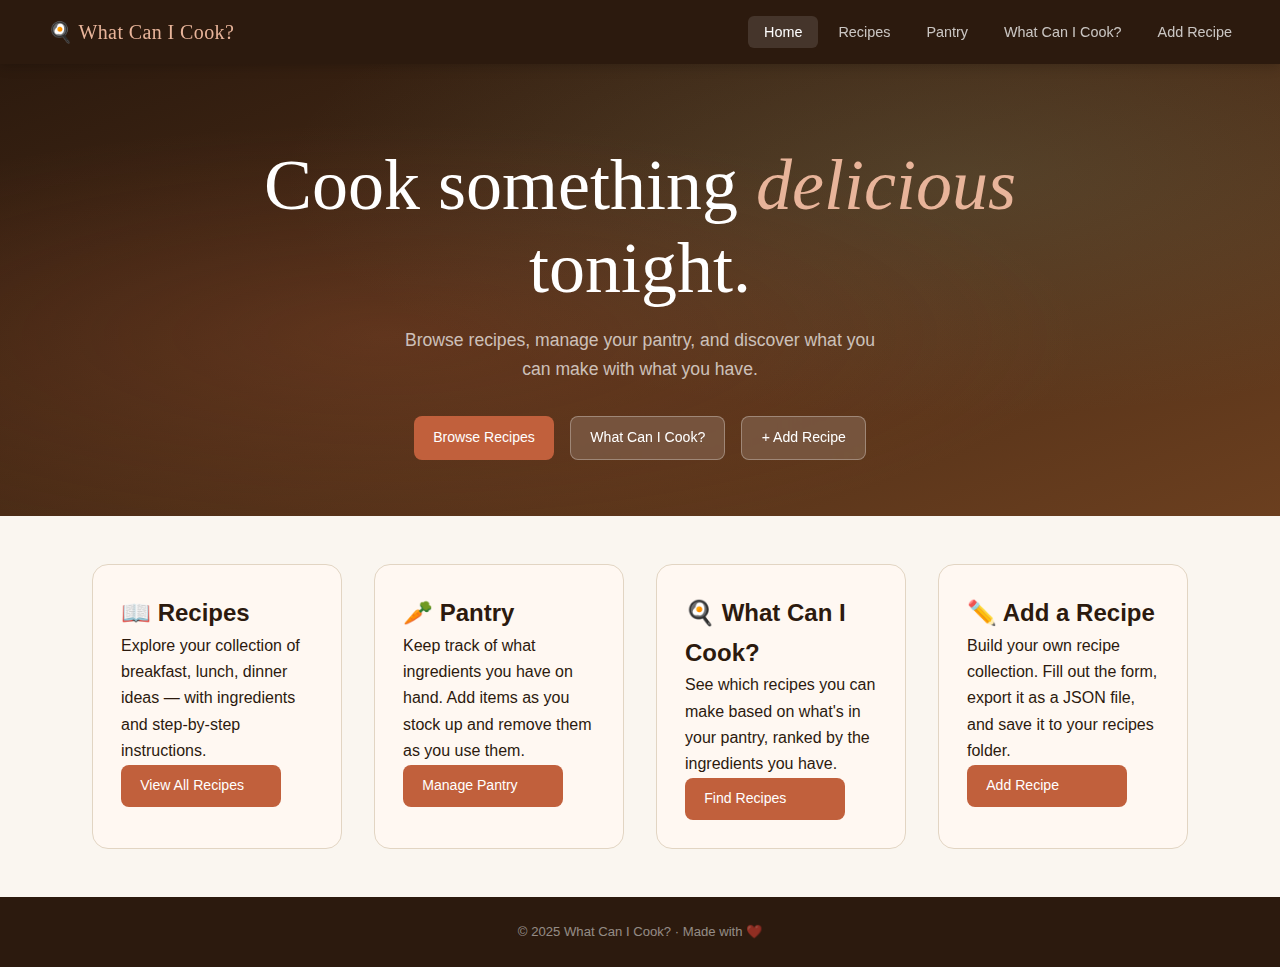
<file: index.html>
<!DOCTYPE html>
<html lang="en">
<head>
  <meta charset="UTF-8">
  <meta name="viewport" content="width=device-width, initial-scale=1.0">
  <title>What Can I Cook?</title>
  <link rel="stylesheet" href="styles.css">
</head>
<body>

  <nav>
    <a class="nav-brand" href="index.html">🍳 What Can I Cook?</a>
    <ul>
      <li><a href="index.html" class="active">Home</a></li>
      <li><a href="recipes.html">Recipes</a></li>
      <li><a href="pantry.html">Pantry</a></li>
      <li><a href="cook.html">What Can I Cook?</a></li>
      <li><a href="add-recipe.html">Add Recipe</a></li>
    </ul>
  </nav>

  <section class="hero">
    <div class="hero-content">
      <h1>Cook something <em>delicious</em><br>tonight.</h1>
      <p>Browse recipes, manage your pantry, and discover what you can make with what you have.</p>
      <div class="hero-actions">
        <a href="recipes.html" class="btn btn-primary">Browse Recipes</a>
        <a href="cook.html" class="btn btn-light">What Can I Cook?</a>
        <a href="add-recipe.html" class="btn btn-light">+ Add Recipe</a>
      </div>
    </div>
  </section>

  <div class="home-sections">
    <div class="home-panel">
      <h2>📖 Recipes</h2>
      <p>Explore your collection of breakfast, lunch, dinner ideas — with ingredients and step-by-step instructions.</p>
      <a href="recipes.html" class="btn btn-primary">View All Recipes</a>
    </div>
    <div class="home-panel">
      <h2>🥕 Pantry</h2>
      <p>Keep track of what ingredients you have on hand. Add items as you stock up and remove them as you use them.</p>
      <a href="pantry.html" class="btn btn-primary">Manage Pantry</a>
    </div>
    <div class="home-panel">
      <h2>🍳 What Can I Cook?</h2>
      <p>See which recipes you can make based on what's in your pantry, ranked by the ingredients you have.</p>
      <a href="cook.html" class="btn btn-primary">Find Recipes</a>
    </div>
    <div class="home-panel">
      <h2>✏️ Add a Recipe</h2>
      <p>Build your own recipe collection. Fill out the form, export it as a JSON file, and save it to your recipes folder.</p>
      <a href="add-recipe.html" class="btn btn-primary">Add Recipe</a>
    </div>
  </div>

  <footer>
    <p>&copy; 2025 What Can I Cook? · Made with ❤️</p>
  </footer>

</body>
</html>
</file>
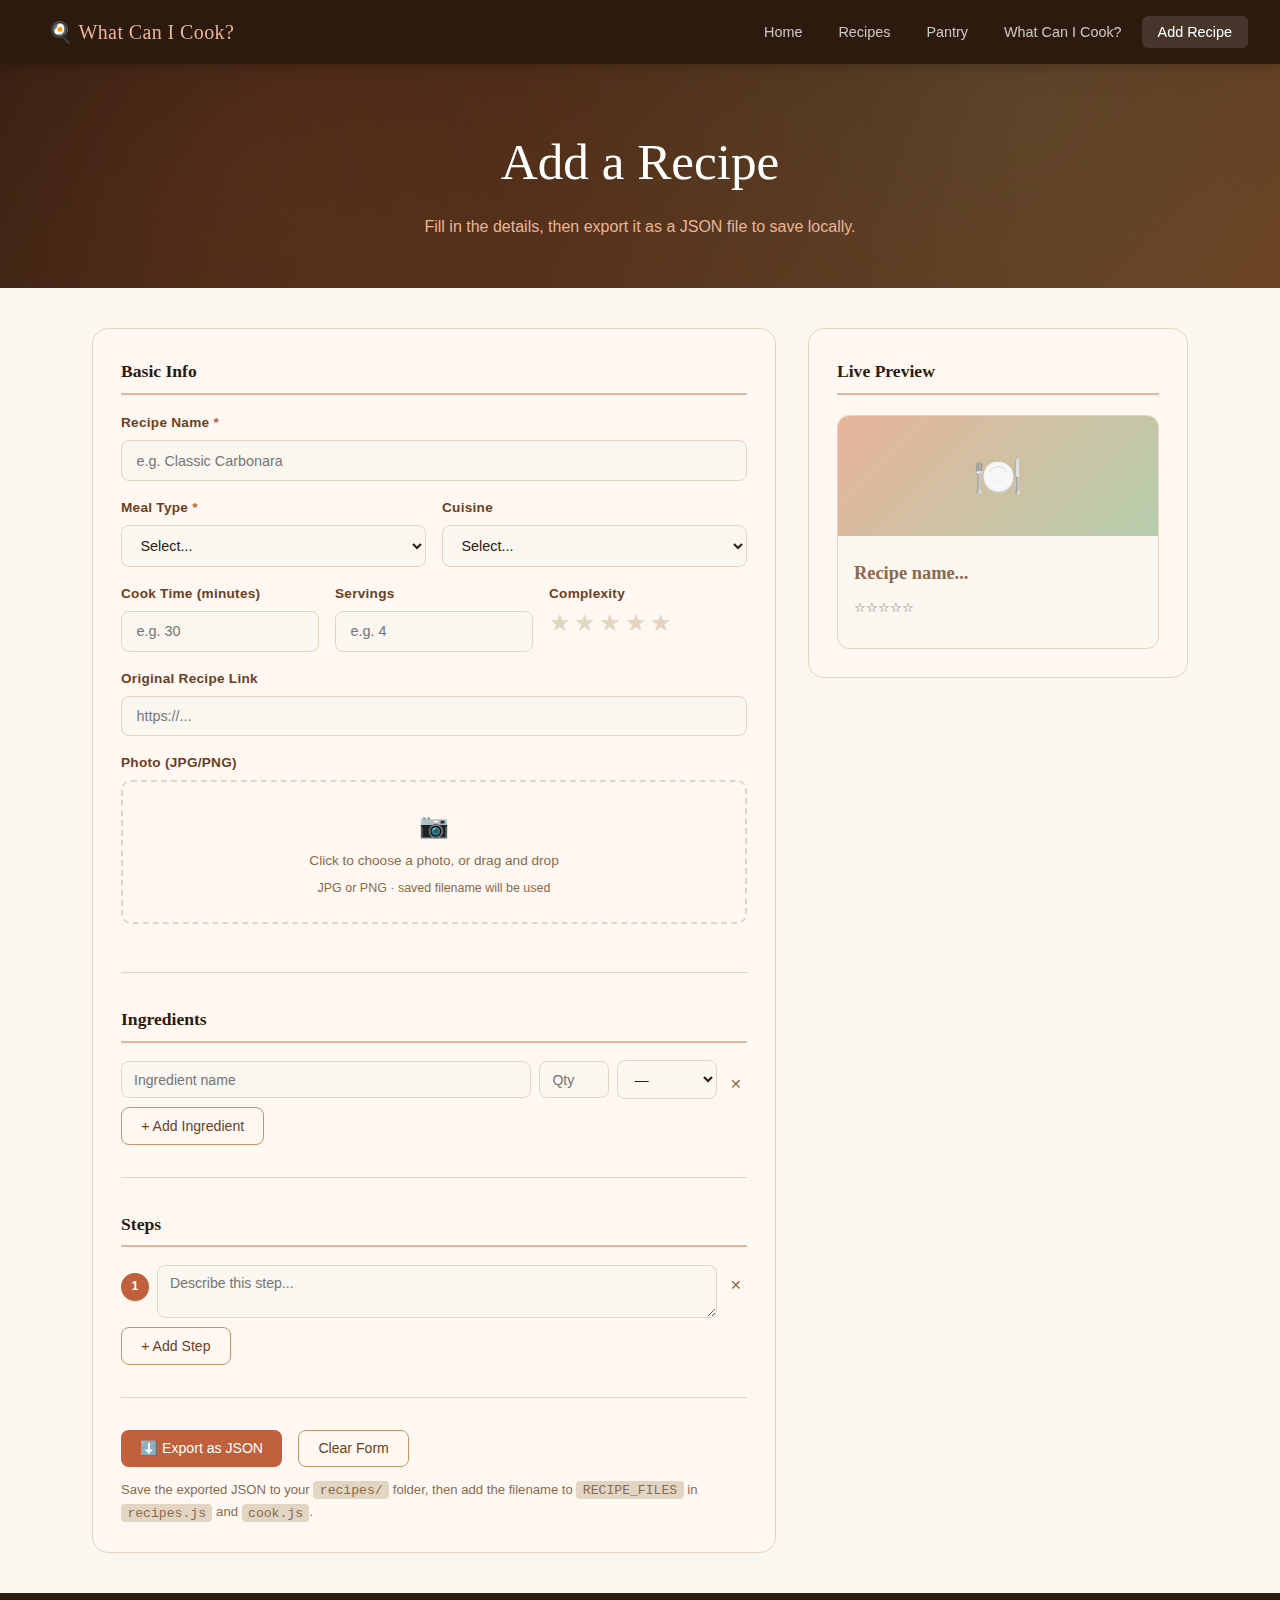
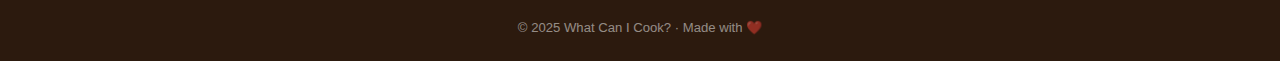
<file: add-recipe.html>
<!DOCTYPE html>
<html lang="en">
<head>
  <meta charset="UTF-8">
  <meta name="viewport" content="width=device-width, initial-scale=1.0">
  <title>Add Recipe · What Can I Cook?</title>
  <link rel="stylesheet" href="styles.css">
</head>
<body>

  <nav>
    <a class="nav-brand" href="index.html">🍳 What Can I Cook?</a>
    <ul>
      <li><a href="index.html">Home</a></li>
      <li><a href="recipes.html">Recipes</a></li>
      <li><a href="pantry.html">Pantry</a></li>
      <li><a href="cook.html">What Can I Cook?</a></li>
      <li><a href="add-recipe.html" class="active">Add Recipe</a></li>
    </ul>
  </nav>

  <div class="page-header">
    <h1>Add a Recipe</h1>
    <p>Fill in the details, then export it as a JSON file to save locally.</p>
  </div>

  <main>
    <div class="form-layout">

      <!-- ── LEFT: FORM ── -->
      <div class="form-panel">

        <!-- Basic Info -->
        <section class="form-section">
          <h2 class="form-section-title">Basic Info</h2>

          <div class="form-group">
            <label for="recipe-name">Recipe Name <span class="required">*</span></label>
            <input type="text" id="recipe-name" placeholder="e.g. Classic Carbonara">
          </div>

          <div class="form-row">
            <div class="form-group">
              <label for="recipe-meal">Meal Type <span class="required">*</span></label>
              <select id="recipe-meal">
                <option value="">Select...</option>
                <option value="Breakfast">Breakfast</option>
                <option value="Lunch">Lunch</option>
                <option value="Dinner">Dinner</option>
                <option value="Snack">Snack</option>
                <option value="Dessert">Dessert</option>
                <option value="Side">Side</option>
              </select>
            </div>

            <div class="form-group">
              <label for="recipe-cuisine">Cuisine</label>
              <select id="recipe-cuisine">
                <option value="">Select...</option>
                <option value="American">American</option>
                <option value="British">British</option>
                <option value="Chinese">Chinese</option>
                <option value="French">French</option>
                <option value="Greek">Greek</option>
                <option value="Indian">Indian</option>
                <option value="Italian">Italian</option>
                <option value="Japanese">Japanese</option>
                <option value="Korean">Korean</option>
                <option value="Mediterranean">Mediterranean</option>
                <option value="Mexican">Mexican</option>
                <option value="Middle Eastern">Middle Eastern</option>
                <option value="Spanish">Spanish</option>
                <option value="Thai">Thai</option>
                <option value="Vietnamese">Vietnamese</option>
                <option value="Other">Other</option>
              </select>
            </div>
          </div>

          <div class="form-row">
            <div class="form-group">
              <label for="recipe-time">Cook Time (minutes)</label>
              <input type="number" id="recipe-time" placeholder="e.g. 30" min="1">
            </div>

            <div class="form-group">
              <label for="recipe-servings">Servings</label>
              <input type="number" id="recipe-servings" placeholder="e.g. 4" min="1">
            </div>

            <div class="form-group">
              <label for="recipe-complexity">Complexity</label>
              <div class="star-rating" id="star-rating">
                <button type="button" class="star" data-value="1">★</button>
                <button type="button" class="star" data-value="2">★</button>
                <button type="button" class="star" data-value="3">★</button>
                <button type="button" class="star" data-value="4">★</button>
                <button type="button" class="star" data-value="5">★</button>
              </div>
              <input type="hidden" id="recipe-complexity" value="0">
            </div>
          </div>

          <div class="form-group">
            <label for="recipe-source">Original Recipe Link</label>
            <input type="url" id="recipe-source" placeholder="https://...">
          </div>

          <div class="form-group">
            <label for="recipe-image-file">Photo (JPG/PNG)</label>
            <div class="image-upload-wrap" id="image-upload-wrap">
              <input type="file" id="recipe-image-file" accept="image/jpeg,image/png">
              <div class="image-upload-hint">
                <span style="font-size:1.5rem">📷</span>
                <p>Click to choose a photo, or drag and drop</p>
                <p style="font-size:0.78rem; color:var(--text-muted);">JPG or PNG · saved filename will be used</p>
              </div>
              <img id="image-preview" class="image-preview" style="display:none;" alt="Preview">
            </div>
          </div>
        </section>

        <!-- Ingredients -->
        <section class="form-section">
          <h2 class="form-section-title">Ingredients</h2>
          <div id="ingredients-list"></div>
          <button type="button" class="btn btn-outline" id="add-ingredient">+ Add Ingredient</button>
        </section>

        <!-- Steps -->
        <section class="form-section">
          <h2 class="form-section-title">Steps</h2>
          <div id="steps-list"></div>
          <button type="button" class="btn btn-outline" id="add-step">+ Add Step</button>
        </section>

        <!-- Actions -->
        <section class="form-section">
          <div style="display:flex; gap:1rem; flex-wrap:wrap;">
            <button type="button" class="btn btn-primary" id="export-recipe">⬇️ Export as JSON</button>
            <button type="button" class="btn btn-outline" id="clear-form">Clear Form</button>
          </div>
          <p style="font-size:0.82rem; color:var(--text-muted); margin-top:0.75rem;">
            Save the exported JSON to your <code>recipes/</code> folder, then add the filename to <code>RECIPE_FILES</code> in <code>recipes.js</code> and <code>cook.js</code>.
          </p>
        </section>

      </div>

      <!-- ── RIGHT: LIVE PREVIEW ── -->
      <div class="preview-panel">
        <h2 class="form-section-title" style="margin-bottom:1.25rem;">Live Preview</h2>
        <div id="recipe-preview" class="recipe-preview-card"></div>
      </div>

    </div>
  </main>

  <footer>
    <p>&copy; 2025 What Can I Cook? · Made with ❤️</p>
  </footer>

  <script src="add-recipe.js"></script>
</body>
</html>
</file>
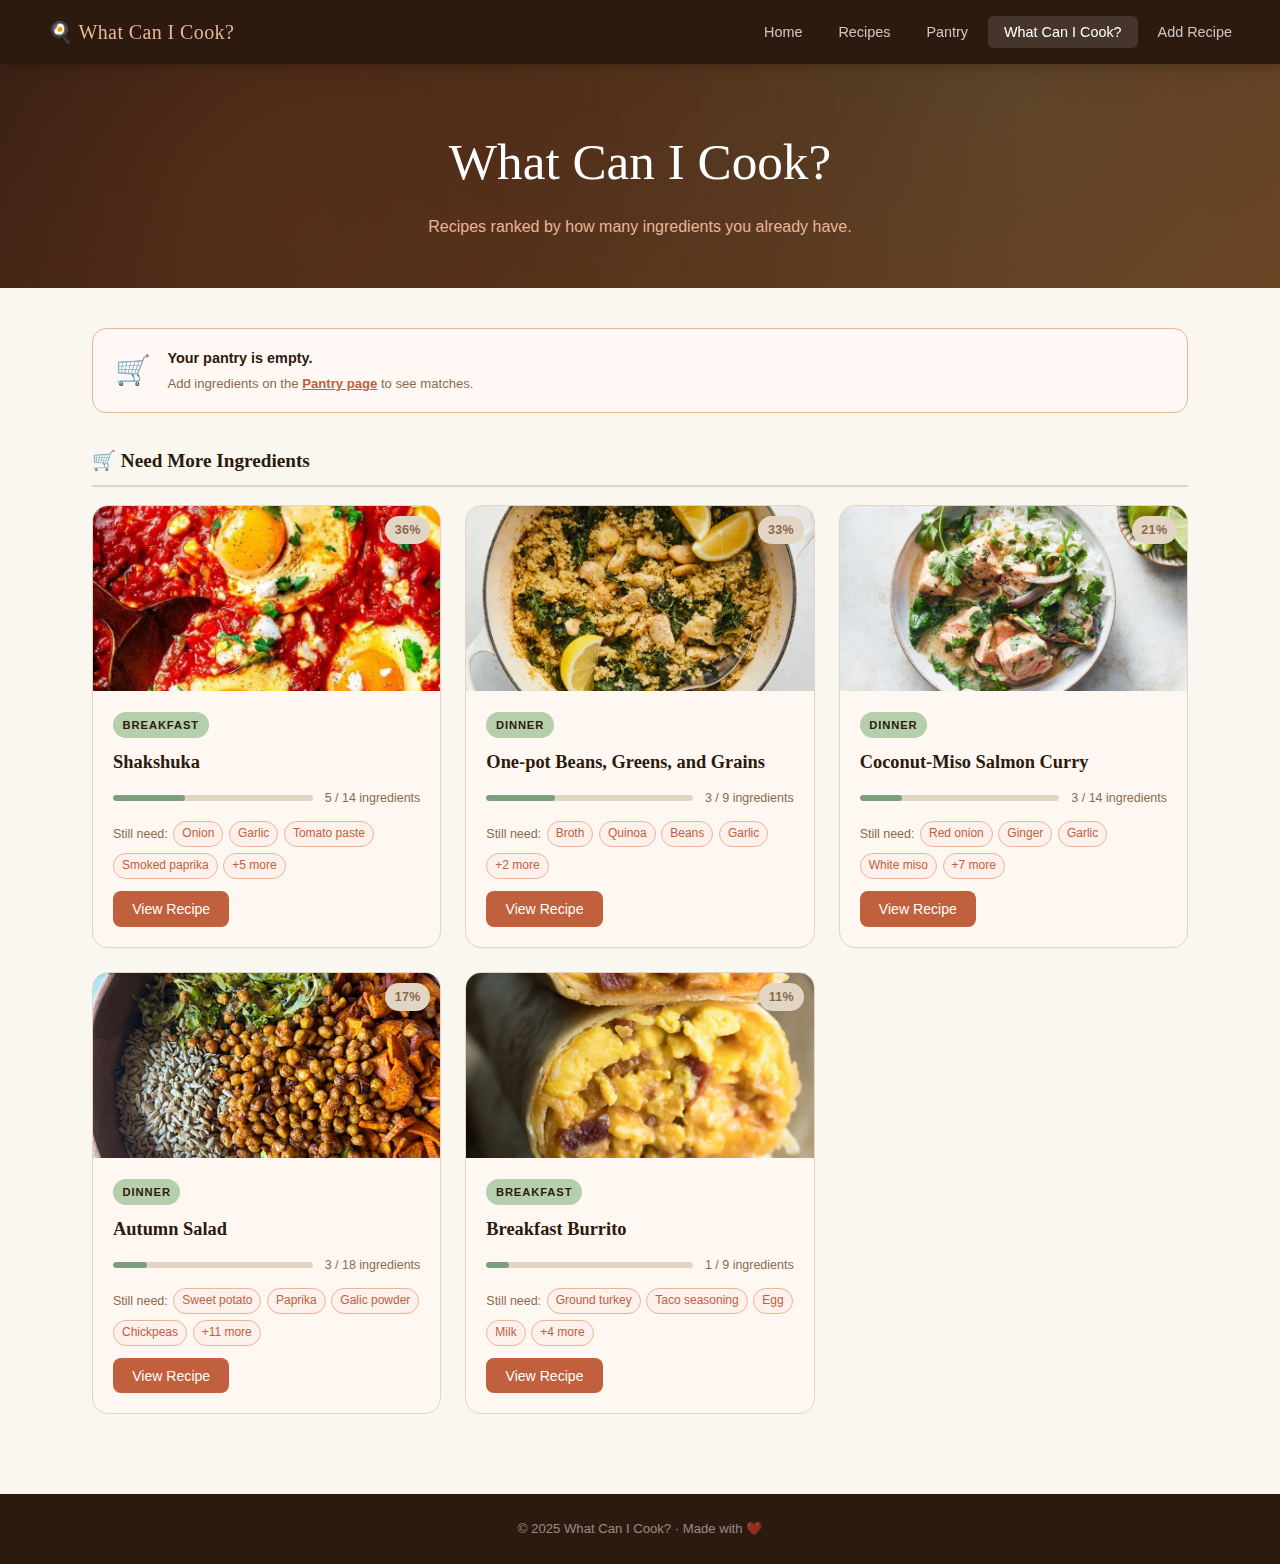
<file: cook.html>
<!DOCTYPE html>
<html lang="en">
<head>
  <meta charset="UTF-8">
  <meta name="viewport" content="width=device-width, initial-scale=1.0">
  <title>What Can I Cook?</title>
  <link rel="stylesheet" href="styles.css">
</head>
<body>

  <nav>
    <a class="nav-brand" href="index.html">🍳 What Can I Cook?</a>
    <ul>
      <li><a href="index.html">Home</a></li>
      <li><a href="recipes.html">Recipes</a></li>
      <li><a href="pantry.html">Pantry</a></li>
      <li><a href="cook.html" class="active">What Can I Cook?</a></li>
      <li><a href="add-recipe.html">Add Recipe</a></li>

    </ul>
  </nav>

  <div class="page-header">
    <h1>What Can I Cook?</h1>
    <p>Recipes ranked by how many ingredients you already have.</p>
  </div>

  <main>
    <!-- Pantry summary -->
    <div id="pantry-summary" class="pantry-summary"></div>

    <!-- Results -->
    <div id="cook-results"></div>
  </main>

  <!-- Recipe Detail Modal -->
  <div id="modal-overlay" class="modal-overlay" style="display:none;" role="dialog" aria-modal="true">
    <div class="modal" id="modal">
      <div id="modal-inner"></div>
    </div>
  </div>

  <footer>
    <p>&copy; 2025 What Can I Cook? · Made with ❤️</p>
  </footer>

  <script src="cook.js"></script>
</body>
</html>
</file>
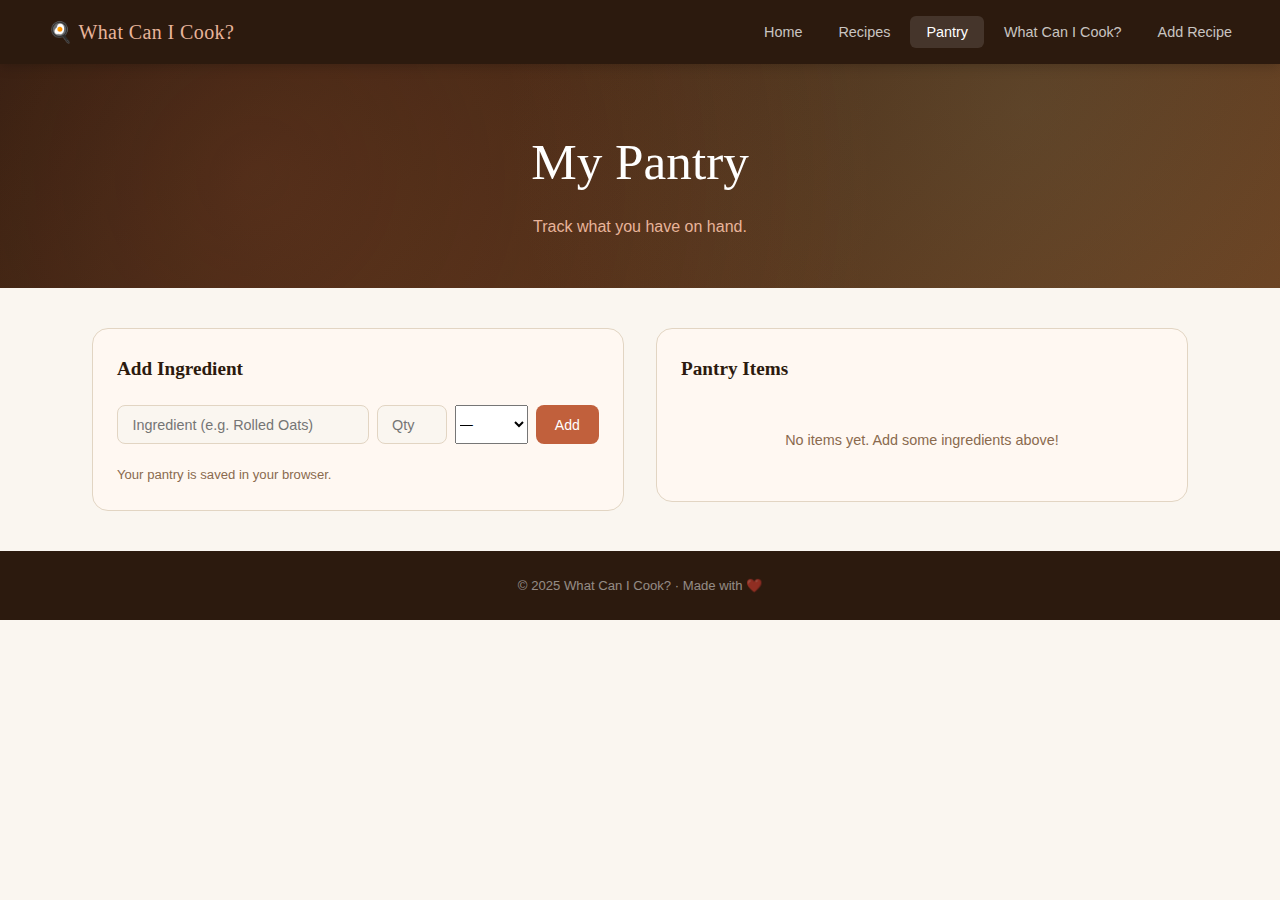
<file: pantry.html>
<!DOCTYPE html>
<html lang="en">
<head>
  <meta charset="UTF-8">
  <meta name="viewport" content="width=device-width, initial-scale=1.0">
  <title>Pantry · What Can I Cook?</title>
  <link rel="stylesheet" href="styles.css">
</head>
<body>

  <nav>
    <a class="nav-brand" href="index.html">🍳 What Can I Cook?</a>
    <ul>
      <li><a href="index.html">Home</a></li>
      <li><a href="recipes.html">Recipes</a></li>
      <li><a href="pantry.html" class="active">Pantry</a></li>
      <li><a href="cook.html">What Can I Cook?</a></li>
      <li><a href="add-recipe.html">Add Recipe</a></li>
    </ul>
  </nav>

  <div class="page-header">
    <h1>My Pantry</h1>
    <p>Track what you have on hand.</p>
  </div>

  <main>
    <div class="pantry-layout">

      <div class="pantry-panel">
        <h2>Add Ingredient</h2>
        <form class="add-form" id="add-form">
          <input type="text" id="ingredient-input" placeholder="Ingredient (e.g. Rolled Oats)" autocomplete="off" required>
          <input type="number" id="quantity-input" placeholder="Qty" min="0" step="any" style="max-width:70px;">
          <select id="unit-input">
            <option value="">—</option>
            <option value="tsp">tsp</option>
            <option value="tbsp">tbsp</option>
            <option value="fl oz">fl oz</option>
            <option value="cup">cup</option>
            <option value="pint">pint</option>
            <option value="quart">quart</option>
            <option value="gallon">gallon</option>
            <option value="oz">oz</option>
            <option value="lb">lb</option>
            <option value="g">g</option>
            <option value="kg">kg</option>
            <option value="ml">ml</option>
            <option value="l">l</option>
            <option value="pinch">pinch</option>
            <option value="dash">dash</option>
            <option value="handful">handful</option>
            <option value="clove">clove</option>
            <option value="slice">slice</option>
            <option value="piece">piece</option>
            <option value="can">can</option>
            <option value="package">package</option>
            <option value="to taste">to taste</option>
          </select>
          <button type="submit" class="btn btn-primary">Add</button>
        </form>
        <p style="font-size:0.82rem; color:var(--text-muted);">Your pantry is saved in your browser.</p>
      </div>

      <div class="pantry-panel">
        <h2>Pantry Items <span id="item-count" style="font-size:0.85rem; color:var(--text-muted); font-family:'DM Sans',sans-serif; font-weight:400;"></span></h2>
        <ul id="pantry-list"></ul>
        <div id="pantry-empty" style="display:none; text-align:center; padding:1.5rem 0; color:var(--text-muted); font-size:0.9rem;">
          No items yet. Add some ingredients above!
        </div>
      </div>

    </div>
  </main>

  <footer>
    <p>&copy; 2025 What Can I Cook? · Made with ❤️</p>
  </footer>

  <script src="pantry.js"></script>
</body>
</html>
</file>
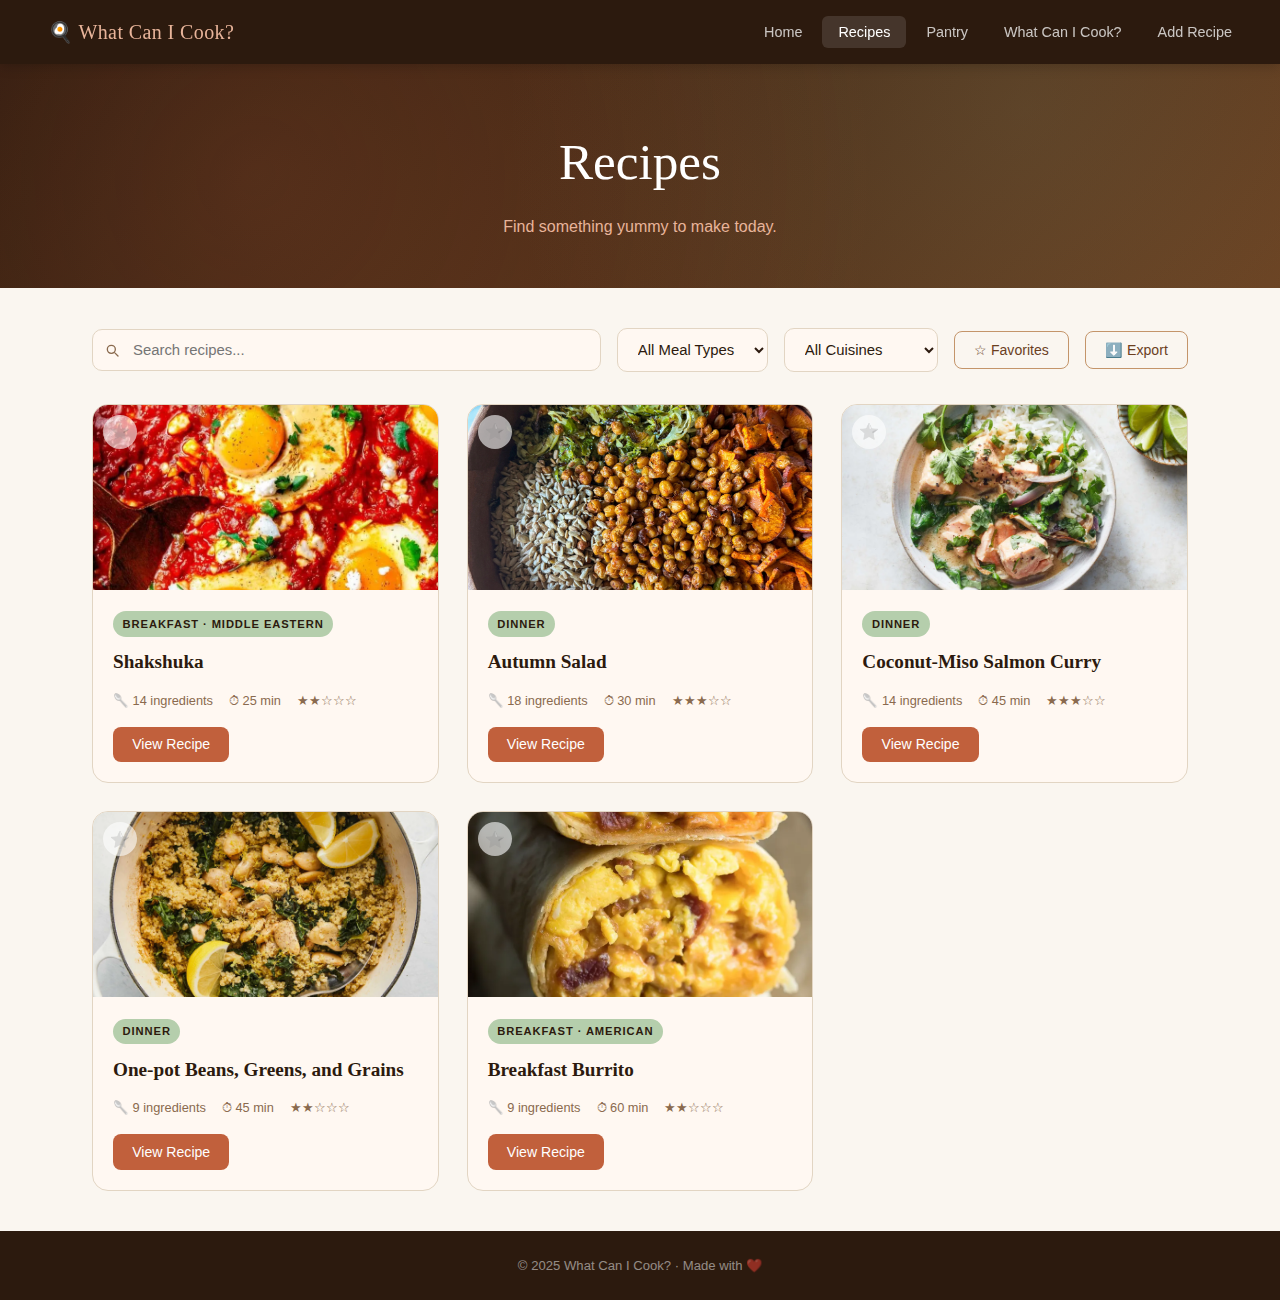
<file: recipes.html>
<!DOCTYPE html>
<html lang="en">
<head>
  <meta charset="UTF-8">
  <meta name="viewport" content="width=device-width, initial-scale=1.0">
  <title>Recipes · What Can I Cook?</title>
  <link rel="stylesheet" href="styles.css">
</head>
<body>

  <nav>
    <a class="nav-brand" href="index.html">🍳 What Can I Cook?</a>
    <ul>
      <li><a href="index.html">Home</a></li>
      <li><a href="recipes.html" class="active">Recipes</a></li>
      <li><a href="pantry.html">Pantry</a></li>
      <li><a href="cook.html">What Can I Cook?</a></li>
      <li><a href="add-recipe.html">Add Recipe</a></li>
    </ul>
  </nav>

  <div class="page-header">
    <h1>Recipes</h1>
    <p>Find something yummy to make today.</p>
  </div>

  <main>
    <div class="controls">
      <div class="search-wrap">
        <svg xmlns="http://www.w3.org/2000/svg" fill="none" viewBox="0 0 24 24" stroke-width="2" stroke="currentColor">
          <path stroke-linecap="round" stroke-linejoin="round" d="m21 21-4.35-4.35M17 11A6 6 0 1 1 5 11a6 6 0 0 1 12 0Z"/>
        </svg>
        <input class="search-input" id="search" type="text" placeholder="Search recipes...">
      </div>

      <select class="filter-select" id="meal-type-filter">
        <option value="">All Meal Types</option>
        <option value="Breakfast">Breakfast</option>
        <option value="Lunch">Lunch</option>
        <option value="Dinner">Dinner</option>
        <option value="Snack">Snack</option>
        <option value="Dessert">Dessert</option>
        <option value="Side">Side</option>
      </select>

      <select class="filter-select" id="cuisine-filter">
        <option value="">All Cuisines</option>
        <option value="American">American</option>
        <option value="British">British</option>
        <option value="Chinese">Chinese</option>
        <option value="French">French</option>
        <option value="Greek">Greek</option>
        <option value="Indian">Indian</option>
        <option value="Italian">Italian</option>
        <option value="Japanese">Japanese</option>
        <option value="Korean">Korean</option>
        <option value="Mediterranean">Mediterranean</option>
        <option value="Mexican">Mexican</option>
        <option value="Middle Eastern">Middle Eastern</option>
        <option value="Spanish">Spanish</option>
        <option value="Thai">Thai</option>
        <option value="Turkish">American</option>
        <option value="Vietnamese">Vietnamese</option>
        <option value="Other">Other</option>
      </select>

      <button class="btn btn-outline" id="fav-toggle">☆ Favorites</button>
      <button class="btn btn-outline" id="export-favs">⬇️ Export</button>
    </div>

    <div id="recipe-cards"></div>
  </main>

  <div id="modal-overlay" class="modal-overlay" style="display:none;" role="dialog" aria-modal="true">
    <div class="modal" id="modal">
      <div id="modal-inner"></div>
    </div>
  </div>

  <footer>
    <p>&copy; 2025 What Can I Cook? · Made with ❤️</p>
  </footer>

  <script src="recipes.js"></script>
</body>
</html>
</file>
<file: styles.css>
:root {
  --cream: #faf6f0;
  --warm-white: #fff8f2;
  --brown-dark: #2c1a0e;
  --brown-mid: #6b3f1f;
  --brown-light: #c4956a;
  --sage: #7a9e7e;
  --sage-light: #b5ceac;
  --terracotta: #c1603c;
  --terracotta-light: #e8b49a;
  --border: #e2d5c3;
  --shadow: rgba(44, 26, 14, 0.1);
  --text: #2c1a0e;
  --text-muted: #8a6a4e;

  /* Font stacks — no internet required */
  --font-display: 'Palatino Linotype', 'Book Antiqua', Palatino, 'Georgia', serif;
  --font-body: 'Gill Sans', 'Gill Sans MT', Calibri, 'Trebuchet MS', sans-serif;
}

* { box-sizing: border-box; margin: 0; padding: 0; }

body {
  font-family: var(--font-body);
  background-color: var(--cream);
  color: var(--text);
  line-height: 1.65;
  min-height: 100vh;
}

/* ── NAV ── */
nav {
  background-color: var(--brown-dark);
  padding: 0 2rem;
  display: flex;
  align-items: center;
  justify-content: space-between;
  height: 64px;
  position: sticky;
  top: 0;
  z-index: 100;
  box-shadow: 0 2px 12px rgba(0,0,0,0.2);
}

.nav-brand {
  font-family: var(--font-display);
  font-size: 1.25rem;
  color: var(--terracotta-light);
  letter-spacing: 0.02em;
  text-decoration: none;
}

nav ul { list-style: none; display: flex; gap: 0.25rem; }

nav a {
  color: rgba(255,255,255,0.75);
  text-decoration: none;
  font-size: 0.9rem;
  font-weight: 500;
  padding: 0.5rem 1rem;
  border-radius: 6px;
  transition: all 0.2s;
}

nav a:hover, nav a.active {
  color: #fff;
  background-color: rgba(255,255,255,0.12);
}

/* ── PAGE HEADER ── */
.page-header {
  background: linear-gradient(135deg, var(--brown-dark) 0%, var(--brown-mid) 100%);
  padding: 3.5rem 2rem 3rem;
  text-align: center;
  position: relative;
  overflow: hidden;
}

.page-header::before {
  content: '';
  position: absolute;
  inset: 0;
  background:
    radial-gradient(circle at 20% 50%, rgba(193,96,60,0.18) 0%, transparent 60%),
    radial-gradient(circle at 80% 20%, rgba(122,158,126,0.15) 0%, transparent 50%);
}

.page-header h1 {
  font-family: var(--font-display);
  font-size: clamp(2rem, 5vw, 3.2rem);
  color: #fff;
  position: relative;
  font-weight: 400;
}

.page-header p {
  color: var(--terracotta-light);
  margin-top: 0.6rem;
  font-size: 1rem;
  position: relative;
  font-weight: 300;
}

/* ── MAIN ── */
main {
  max-width: 1160px;
  margin: 0 auto;
  padding: 2.5rem 2rem;
}

/* ── CONTROLS ── */
.controls {
  display: flex;
  gap: 1rem;
  margin-bottom: 2rem;
  flex-wrap: wrap;
  align-items: center;
}

.search-wrap { position: relative; flex: 1; min-width: 220px; }

.search-wrap svg {
  position: absolute;
  left: 12px;
  top: 50%;
  transform: translateY(-50%);
  color: var(--text-muted);
  pointer-events: none;
  width: 16px; height: 16px;
}

.search-input, .filter-select {
  padding: 0.72rem 1rem;
  border: 1.5px solid var(--border);
  border-radius: 10px;
  background: var(--warm-white);
  font-family: var(--font-body);
  font-size: 0.93rem;
  color: var(--text);
  transition: border-color 0.2s, box-shadow 0.2s;
}

.search-input {
  width: 100%;
  padding-left: 2.5rem;
}

.search-input:focus, .filter-select:focus {
  outline: none;
  border-color: var(--brown-light);
  box-shadow: 0 0 0 3px rgba(196,149,106,0.15);
}

/* ── RECIPE GRID ── */
#recipe-cards {
  display: grid;
  grid-template-columns: repeat(auto-fill, minmax(290px, 1fr));
  gap: 1.75rem;
}

.recipe-card {
  background: var(--warm-white);
  border: 1.5px solid var(--border);
  border-radius: 16px;
  overflow: hidden;
  transition: transform 0.25s, box-shadow 0.25s;
  cursor: pointer;
  animation: fadeUp 0.35s ease both;
}

.recipe-card:hover {
  transform: translateY(-5px);
  box-shadow: 0 14px 36px var(--shadow);
}

@keyframes fadeUp {
  from { opacity: 0; transform: translateY(16px); }
  to   { opacity: 1; transform: translateY(0); }
}

.card-img-wrap {
  width: 100%;
  height: 185px;
  overflow: hidden;
  background: linear-gradient(135deg, var(--terracotta-light), var(--sage-light));
  display: flex;
  align-items: center;
  justify-content: center;
}

.card-img-wrap img {
  width: 100%;
  height: 100%;
  object-fit: cover;
  display: block;
  transition: transform 0.4s ease;
}

.recipe-card:hover .card-img-wrap img { transform: scale(1.05); }

.card-img-placeholder { font-size: 3rem; }

.card-body { padding: 1.25rem; }

.meal-tag {
  display: inline-block;
  background: var(--sage-light);
  color: var(--brown-dark);
  font-size: 0.7rem;
  font-weight: 600;
  letter-spacing: 0.08em;
  text-transform: uppercase;
  padding: 0.22rem 0.6rem;
  border-radius: 20px;
  margin-bottom: 0.6rem;
}

.recipe-card h2 {
  font-family: var(--font-display);
  font-size: 1.2rem;
  font-weight: 700;
  margin-bottom: 0.75rem;
  color: var(--brown-dark);
}

.card-meta {
  display: flex;
  gap: 1rem;
  font-size: 0.8rem;
  color: var(--text-muted);
  margin-bottom: 1rem;
}

.card-meta span { display: flex; align-items: center; gap: 0.3rem; }

/* ── BUTTON ── */
.btn {
  display: inline-flex;
  align-items: center;
  gap: 0.4rem;
  padding: 0.6rem 1.2rem;
  border-radius: 8px;
  font-family: var(--font-body);
  font-size: 0.88rem;
  font-weight: 500;
  border: none;
  cursor: pointer;
  transition: all 0.2s;
  text-decoration: none;
}

.btn-primary { background: var(--terracotta); color: #fff; }
.btn-primary:hover { background: var(--brown-mid); }

/* ── MODAL ── */
.modal-overlay {
  position: fixed;
  inset: 0;
  background: rgba(44,26,14,0.6);
  backdrop-filter: blur(4px);
  z-index: 200;
  display: flex;
  align-items: center;
  justify-content: center;
  padding: 1rem;
  animation: fadeIn 0.2s ease;
}

@keyframes fadeIn { from { opacity:0; } to { opacity:1; } }

.modal {
  background: var(--warm-white);
  border-radius: 20px;
  max-width: 620px;
  width: 100%;
  max-height: 90vh;
  overflow-y: auto;
  box-shadow: 0 24px 64px rgba(0,0,0,0.25);
  animation: slideUp 0.25s ease;
}

@keyframes slideUp {
  from { opacity:0; transform: translateY(20px); }
  to   { opacity:1; transform: translateY(0); }
}

.modal-img {
  width: 100%;
  height: 220px;
  object-fit: cover;
  border-radius: 20px 20px 0 0;
  display: block;
}

.modal-img-placeholder {
  width: 100%;
  height: 220px;
  background: linear-gradient(135deg, var(--terracotta-light), var(--sage-light));
  border-radius: 20px 20px 0 0;
  display: flex;
  align-items: center;
  justify-content: center;
  font-size: 4rem;
}

.modal-content { padding: 1.75rem; }

.modal-top {
  display: flex;
  justify-content: space-between;
  align-items: flex-start;
  margin-bottom: 0.5rem;
}

.modal-content h2 {
  font-family: var(--font-display);
  font-size: 1.7rem;
  font-weight: 700;
  color: var(--brown-dark);
}

.modal-close {
  background: var(--border);
  border: none;
  border-radius: 50%;
  width: 32px;
  height: 32px;
  font-size: 1rem;
  cursor: pointer;
  color: var(--text-muted);
  transition: background 0.2s, color 0.2s;
  display: flex;
  align-items: center;
  justify-content: center;
  flex-shrink: 0;
  line-height: 1;
}

.modal-close:hover { background: var(--terracotta); color: #fff; }

.modal-meta {
  display: flex;
  gap: 1rem;
  font-size: 0.82rem;
  color: var(--text-muted);
  margin-bottom: 1.5rem;
}

.section-title {
  font-family: var(--font-display);
  font-size: 1rem;
  font-weight: 700;
  color: var(--brown-mid);
  margin-bottom: 0.75rem;
  padding-bottom: 0.35rem;
  border-bottom: 2px solid var(--terracotta-light);
}

.ingredients-list {
  list-style: none;
  display: grid;
  grid-template-columns: 1fr 1fr;
  gap: 0.4rem;
  margin-bottom: 1.5rem;
}

.ingredients-list li {
  font-size: 0.88rem;
  padding: 0.4rem 0.6rem;
  border-radius: 7px;
  background: var(--cream);
  display: flex;
  align-items: baseline;
  gap: 0.4rem;
}

.ingredients-list li::before {
  content: '•';
  color: var(--terracotta);
  font-weight: bold;
  flex-shrink: 0;
}

.ingredient-qty {
  color: var(--text-muted);
  font-size: 0.78rem;
  margin-left: auto;
}

.steps-list {
  list-style: none;
  counter-reset: steps;
  margin-bottom: 1rem;
}

.steps-list li {
  counter-increment: steps;
  padding: 0.75rem 0.75rem 0.75rem 3rem;
  margin-bottom: 0.5rem;
  border-radius: 8px;
  background: var(--cream);
  font-size: 0.9rem;
  position: relative;
  line-height: 1.55;
}

.steps-list li::before {
  content: counter(steps);
  position: absolute;
  left: 0.7rem;
  top: 0.8rem;
  background: var(--terracotta);
  color: #fff;
  width: 22px;
  height: 22px;
  border-radius: 50%;
  display: flex;
  align-items: center;
  justify-content: center;
  font-size: 0.72rem;
  font-weight: 700;
}

/* ── PANTRY PAGE ── */
.pantry-layout {
  display: grid;
  grid-template-columns: 1fr 1fr;
  gap: 2rem;
  align-items: start;
}

.pantry-panel {
  background: var(--warm-white);
  border: 1.5px solid var(--border);
  border-radius: 16px;
  padding: 1.5rem;
}

.pantry-panel h2 {
  font-family: var(--font-display);
  font-size: 1.2rem;
  color: var(--brown-dark);
  margin-bottom: 1.25rem;
}

.add-form {
  display: flex;
  gap: 0.5rem;
  margin-bottom: 1.25rem;
}

.add-form input {
  flex: 1;
  padding: 0.65rem 0.9rem;
  border: 1.5px solid var(--border);
  border-radius: 8px;
  font-family: var(--font-body);
  font-size: 0.9rem;
  color: var(--text);
  background: var(--cream);
}

.add-form input:focus {
  outline: none;
  border-color: var(--brown-light);
}

#pantry-list { list-style: none; }

.pantry-item {
  display: flex;
  align-items: center;
  justify-content: space-between;
  padding: 0.65rem 0.75rem;
  border-radius: 8px;
  margin-bottom: 0.4rem;
  background: var(--cream);
  font-size: 0.9rem;
  animation: fadeUp 0.2s ease both;
  gap: 0.75rem;
}

.pantry-item-info {
  display: flex;
  align-items: baseline;
  gap: 0.6rem;
  flex: 1;
  min-width: 0;
}

.pantry-item-name {
  font-weight: 500;
  color: var(--text);
  white-space: nowrap;
  overflow: hidden;
  text-overflow: ellipsis;
}

.pantry-item-qty {
  font-size: 0.78rem;
  color: var(--text-muted);
  background: var(--border);
  padding: 0.15rem 0.5rem;
  border-radius: 20px;
  white-space: nowrap;
  flex-shrink: 0;
}

.pantry-item-actions {
  display: flex;
  gap: 0.25rem;
  flex-shrink: 0;
}

.pantry-item button {
  background: none;
  border: none;
  color: var(--text-muted);
  cursor: pointer;
  font-size: 0.9rem;
  padding: 0.2rem 0.4rem;
  border-radius: 4px;
  transition: color 0.2s, background 0.2s;
  line-height: 1;
}

.pantry-item button:hover { color: var(--terracotta); background: rgba(193,96,60,0.12); }
.pantry-item button.edit-btn:hover { color: var(--brown-mid); background: rgba(107,63,31,0.1); }

/* ── EMPTY STATE ── */
.empty-state {
  text-align: center;
  padding: 3rem 1rem;
  color: var(--text-muted);
  grid-column: 1 / -1;
}

.empty-state p { margin-top: 0.5rem; font-size: 0.9rem; }

/* ── HOME PAGE ── */
.hero {
  text-align: center;
  padding: 5rem 2rem 3.5rem;
  background: linear-gradient(160deg, var(--brown-dark) 0%, var(--brown-mid) 100%);
  position: relative;
  overflow: hidden;
}

.hero::before {
  content: '';
  position: absolute;
  inset: 0;
  background:
    radial-gradient(ellipse at 30% 60%, rgba(193,96,60,0.2) 0%, transparent 55%),
    radial-gradient(ellipse at 75% 25%, rgba(122,158,126,0.18) 0%, transparent 50%);
}

.hero-content { position: relative; }

.hero h1 {
  font-family: var(--font-display);
  font-size: clamp(2.5rem, 7vw, 4.5rem);
  color: #fff;
  font-weight: 400;
  line-height: 1.15;
  margin-bottom: 1rem;
}

.hero h1 em { color: var(--terracotta-light); font-style: italic; }

.hero p {
  color: rgba(255,255,255,0.7);
  font-size: 1.1rem;
  max-width: 480px;
  margin: 0 auto 2rem;
  font-weight: 300;
}

.hero-actions { display: flex; gap: 1rem; justify-content: center; flex-wrap: wrap; }

.btn-light {
  background: rgba(255,255,255,0.15);
  color: #fff;
  border: 1.5px solid rgba(255,255,255,0.3);
  backdrop-filter: blur(4px);
}

.btn-light:hover { background: rgba(255,255,255,0.25); }

.home-sections {
  max-width: 1160px;
  margin: 0 auto;
  padding: 3rem 2rem;
  display: grid;
  grid-template-columns: repeat(auto-fit, minmax(240px, 1fr));
  gap: 2rem;
}

.home-panel {
  background: var(--warm-white);
  border: 1.5px solid var(--border);
  border-radius: 16px;
  padding: 1.75rem;
  display: flex;
  flex-direction: column;
}

.home-panel .btn {
  align-self: flex-start;
  text-align: center;
  width: 160px;
}
  font-family: var(--font-display);
  font-size: 1.35rem;
  color: var(--brown-dark);
  margin-bottom: 0.4rem;
}

.home-panel p {
  color: var(--text-muted);
  font-size: 0.9rem;
  margin-bottom: 1.25rem;
  flex: 1;
}

/* ── FAVORITES ── */
.fav-btn {
  position: absolute;
  top: 10px;
  left: 10px;
  background: rgba(255,255,255,0.85);
  border: none;
  border-radius: 50%;
  width: 34px;
  height: 34px;
  font-size: 1rem;
  cursor: pointer;
  display: flex;
  align-items: center;
  justify-content: center;
  transition: transform 0.2s, background 0.2s;
  filter: grayscale(1);
  opacity: 0.7;
}

.fav-btn:hover  { transform: scale(1.15); opacity: 1; }
.fav-btn.fav-active { filter: grayscale(0); opacity: 1; }

.fav-toggle-active {
  background: var(--brown-mid) !important;
  color: #fff !important;
  border-color: var(--brown-mid) !important;
}

/* modal fav btn override — not absolutely positioned */
.modal-top .fav-btn {
  position: static;
  background: var(--cream);
  width: 32px;
  height: 32px;
}

/* ── COOK PAGE ── */
.pantry-summary {
  margin-bottom: 2rem;
}

.summary-banner {
  display: flex;
  align-items: center;
  gap: 1rem;
  background: var(--warm-white);
  border: 1.5px solid var(--border);
  border-radius: 14px;
  padding: 1.1rem 1.4rem;
  font-size: 0.9rem;
}

.summary-banner > span:first-child { font-size: 1.8rem; flex-shrink: 0; }

.summary-banner strong { display: block; margin-bottom: 0.15rem; color: var(--brown-dark); }

.summary-banner p { color: var(--text-muted); font-size: 0.82rem; }

.summary-empty { border-color: var(--terracotta-light); background: #fff8f4; }

.summary-empty a { color: var(--terracotta); font-weight: 600; }

.cook-group { margin-bottom: 2.5rem; }

.cook-group-title {
  font-family: var(--font-display);
  font-size: 1.2rem;
  color: var(--brown-dark);
  margin-bottom: 1.1rem;
  padding-bottom: 0.5rem;
  border-bottom: 2px solid var(--border);
}

.tier-ready .cook-group-title  { border-color: var(--sage); }
.tier-almost .cook-group-title { border-color: var(--brown-light); }
.tier-need .cook-group-title   { border-color: var(--border); }

.cook-grid {
  display: grid;
  grid-template-columns: repeat(auto-fill, minmax(280px, 1fr));
  gap: 1.5rem;
}

.cook-card {
  background: var(--warm-white);
  border: 1.5px solid var(--border);
  border-radius: 16px;
  overflow: hidden;
  cursor: pointer;
  transition: transform 0.25s, box-shadow 0.25s;
  animation: fadeUp 0.35s ease both;
}

.cook-card:hover {
  transform: translateY(-4px);
  box-shadow: 0 12px 32px var(--shadow);
}

.cook-card h3 {
  font-family: var(--font-display);
  font-size: 1.15rem;
  color: var(--brown-dark);
  margin-bottom: 0.65rem;
}

/* Score badge overlaid on image */
.card-img-wrap { position: relative; }

.score-badge {
  position: absolute;
  top: 10px;
  right: 10px;
  font-size: 0.78rem;
  font-weight: 700;
  padding: 0.25rem 0.6rem;
  border-radius: 20px;
  letter-spacing: 0.03em;
}

.score-full { background: var(--sage);          color: #fff; }
.score-mid  { background: var(--brown-light);   color: #fff; }
.score-low  { background: var(--border);        color: var(--text-muted); }

/* Progress bar */
.ingredient-progress {
  display: flex;
  align-items: center;
  gap: 0.75rem;
  margin-bottom: 0.75rem;
}

.progress-bar {
  flex: 1;
  height: 6px;
  background: var(--border);
  border-radius: 99px;
  overflow: hidden;
}

.progress-fill {
  height: 100%;
  background: var(--sage);
  border-radius: 99px;
  transition: width 0.5s ease;
}

.progress-label { font-size: 0.78rem; color: var(--text-muted); white-space: nowrap; }

/* Missing ingredients */
.missing-list {
  display: flex;
  flex-wrap: wrap;
  gap: 0.35rem;
  align-items: center;
  min-height: 1.5rem;
}

.missing-label { font-size: 0.78rem; color: var(--text-muted); }
.missing-label.all-good { color: var(--sage); font-weight: 600; }

.missing-tag {
  font-size: 0.75rem;
  background: #fef0eb;
  color: var(--terracotta);
  border: 1px solid var(--terracotta-light);
  padding: 0.15rem 0.5rem;
  border-radius: 20px;
}

/* Modal ingredient highlighting */
.ing-have    { background: #f0f8f1 !important; }
.ing-missing { background: #fef0eb !important; }
.ing-optional { opacity: 0.6; }

.ing-have::before    { color: var(--sage) !important; }
.ing-missing::before { color: var(--terracotta) !important; }

.ing-legend {
  display: flex;
  align-items: center;
  gap: 1rem;
  font-size: 0.78rem;
  color: var(--text-muted);
  margin-top: 0.5rem;
  margin-bottom: 1.25rem;
}

.legend-dot {
  width: 10px; height: 10px;
  border-radius: 50%;
  display: inline-block;
  margin-right: 0.25rem;
}

.dot-have     { background: var(--sage); }
.dot-missing  { background: var(--terracotta); }
.dot-optional { background: var(--border); }

.btn-outline {
  background: transparent;
  color: var(--brown-mid);
  border: 1.5px solid var(--brown-light);
}

.btn-outline:hover { background: var(--brown-mid); color: #fff; border-color: var(--brown-mid); }

.expiry-badge {
  font-size: 0.72rem;
  font-weight: 600;
  padding: 0.15rem 0.5rem;
  border-radius: 20px;
  white-space: nowrap;
  flex-shrink: 0;
}

.expiry-ok      { background: #edf7ee; color: var(--sage); }
.expiry-soon    { background: #fff8e6; color: #b07d00; }
.expiry-today   { background: #fff0e0; color: #c06000; }
.expiry-expired { background: #fdecea; color: var(--terracotta); }

.pantry-item-expired {
  border-left: 3px solid var(--terracotta) !important;
  background: #fdf5f4 !important;
}

.pantry-item-soon {
  border-left: 3px solid #e6a817 !important;
  background: #fdfaf0 !important;
}

/* ── ADD RECIPE FORM ── */
.form-layout {
  display: grid;
  grid-template-columns: 1fr 380px;
  gap: 2rem;
  align-items: start;
}

.form-panel, .preview-panel {
  background: var(--warm-white);
  border: 1.5px solid var(--border);
  border-radius: 16px;
  padding: 1.75rem;
}

.preview-panel {
  position: sticky;
  top: 80px;
}

.form-section {
  margin-bottom: 2rem;
  padding-bottom: 2rem;
  border-bottom: 1px solid var(--border);
}

.form-section:last-child {
  border-bottom: none;
  margin-bottom: 0;
  padding-bottom: 0;
}

.form-section-title {
  font-family: var(--font-display);
  font-size: 1.1rem;
  color: var(--brown-dark);
  margin-bottom: 1.1rem;
  padding-bottom: 0.4rem;
  border-bottom: 2px solid var(--terracotta-light);
}

.form-group {
  margin-bottom: 1rem;
}

.form-group label {
  display: block;
  font-size: 0.85rem;
  font-weight: 600;
  color: var(--brown-mid);
  margin-bottom: 0.35rem;
  letter-spacing: 0.02em;
}

.required { color: var(--terracotta); }

.form-group input,
.form-group select,
.form-group textarea {
  width: 100%;
  padding: 0.7rem 0.9rem;
  border: 1.5px solid var(--border);
  border-radius: 8px;
  font-family: var(--font-body);
  font-size: 0.9rem;
  color: var(--text);
  background: var(--cream);
  transition: border-color 0.2s, box-shadow 0.2s;
}

.form-group input:focus,
.form-group select:focus,
.form-group textarea:focus {
  outline: none;
  border-color: var(--brown-light);
  box-shadow: 0 0 0 3px rgba(196,149,106,0.15);
}

.form-row {
  display: grid;
  grid-template-columns: repeat(auto-fit, minmax(120px, 1fr));
  gap: 1rem;
}

/* Star rating */
.star-rating {
  display: flex;
  gap: 0.2rem;
  margin-top: 0.25rem;
}

.star {
  background: none;
  border: none;
  font-size: 1.5rem;
  color: var(--border);
  cursor: pointer;
  padding: 0;
  line-height: 1;
  transition: color 0.15s, transform 0.15s;
}

.star:hover,
.star.star-hover { color: var(--brown-light); transform: scale(1.15); }
.star.star-active { color: var(--terracotta); }

/* Image upload */
.image-upload-wrap {
  border: 2px dashed var(--border);
  border-radius: 10px;
  padding: 1.5rem;
  text-align: center;
  cursor: pointer;
  transition: border-color 0.2s, background 0.2s;
  position: relative;
  overflow: hidden;
}

.image-upload-wrap:hover,
.image-upload-wrap.drag-over {
  border-color: var(--brown-light);
  background: rgba(196,149,106,0.05);
}

.image-upload-wrap input[type="file"] {
  position: absolute;
  inset: 0;
  opacity: 0;
  cursor: pointer;
  width: 100%;
  height: 100%;
}

.image-upload-hint p { font-size: 0.85rem; color: var(--text-muted); margin-top: 0.3rem; }

.image-preview {
  width: 100%;
  max-height: 200px;
  object-fit: cover;
  border-radius: 6px;
}

/* Ingredient rows */
.ingredient-row {
  display: grid;
  grid-template-columns: 1fr 70px 100px auto;
  gap: 0.5rem;
  align-items: center;
  margin-bottom: 0.5rem;
  animation: fadeUp 0.2s ease both;
}

.ingredient-row input,
.ingredient-row select {
  padding: 0.6rem 0.75rem;
  border: 1.5px solid var(--border);
  border-radius: 8px;
  font-family: var(--font-body);
  font-size: 0.88rem;
  color: var(--text);
  background: var(--cream);
}

.ingredient-row input:focus,
.ingredient-row select:focus {
  outline: none;
  border-color: var(--brown-light);
}

/* Step rows */
.step-row {
  display: grid;
  grid-template-columns: 28px 1fr auto;
  gap: 0.5rem;
  align-items: start;
  margin-bottom: 0.6rem;
  animation: fadeUp 0.2s ease both;
}

.step-num {
  background: var(--terracotta);
  color: #fff;
  width: 28px;
  height: 28px;
  border-radius: 50%;
  display: flex;
  align-items: center;
  justify-content: center;
  font-size: 0.78rem;
  font-weight: 700;
  flex-shrink: 0;
  margin-top: 0.5rem;
}

.step-text {
  width: 100%;
  padding: 0.6rem 0.75rem;
  border: 1.5px solid var(--border);
  border-radius: 8px;
  font-family: var(--font-body);
  font-size: 0.88rem;
  color: var(--text);
  background: var(--cream);
  resize: vertical;
}

.step-text:focus {
  outline: none;
  border-color: var(--brown-light);
}

.remove-row-btn {
  background: none;
  border: none;
  color: var(--text-muted);
  cursor: pointer;
  font-size: 0.9rem;
  padding: 0.3rem;
  border-radius: 4px;
  margin-top: 0.5rem;
  transition: color 0.2s, background 0.2s;
}

.remove-row-btn:hover { color: var(--terracotta); background: rgba(193,96,60,0.1); }

/* Live preview card */
.recipe-preview-card {
  border: 1.5px solid var(--border);
  border-radius: 12px;
  overflow: hidden;
  background: var(--cream);
  min-height: 120px;
}

.preview-img {
  width: 100%;
  height: 160px;
  object-fit: cover;
  display: block;
}

.preview-img-placeholder {
  width: 100%;
  height: 120px;
  background: linear-gradient(135deg, var(--terracotta-light), var(--sage-light));
  display: flex;
  align-items: center;
  justify-content: center;
  font-size: 2.5rem;
}

.preview-body { padding: 1rem; }

.preview-name {
  font-family: var(--font-display);
  font-size: 1.15rem;
  color: var(--brown-dark);
  margin: 0.4rem 0 0.5rem;
}

.preview-meta {
  display: flex;
  gap: 0.75rem;
  flex-wrap: wrap;
  font-size: 0.8rem;
  color: var(--text-muted);
  margin-bottom: 0.9rem;
  align-items: center;
}

.preview-subtitle {
  font-family: var(--font-display);
  font-size: 0.9rem;
  font-weight: 700;
  color: var(--brown-mid);
  margin: 0.9rem 0 0.5rem;
  padding-bottom: 0.25rem;
  border-bottom: 1.5px solid var(--terracotta-light);
}

.preview-ing-list {
  list-style: none;
  font-size: 0.82rem;
}

.preview-ing-list li {
  display: flex;
  justify-content: space-between;
  padding: 0.25rem 0;
  border-bottom: 1px solid var(--border);
  gap: 0.5rem;
}

.preview-steps { font-size: 0.82rem; }

.preview-steps li { margin-bottom: 0.4rem; }

code {
  background: var(--border);
  padding: 0.1rem 0.4rem;
  border-radius: 4px;
  font-size: 0.82rem;
}

/* ── FOOTER ── */
footer {
  background: var(--brown-dark);
  color: rgba(255,255,255,0.5);
  text-align: center;
  padding: 1.5rem;
  font-size: 0.82rem;
}

/* ── RESPONSIVE ── */
@media (max-width: 768px) {
  nav { padding: 0 1rem; }
  .nav-brand { font-size: 1rem; }
  nav a { padding: 0.4rem 0.6rem; font-size: 0.82rem; }
  .pantry-layout, .home-sections { grid-template-columns: 1fr; }
  .ingredients-list { grid-template-columns: 1fr; }
}

@media (max-width: 480px) {
  main { padding: 1.5rem 1rem; }
  .modal-content { padding: 1.25rem; }
  #recipe-cards { grid-template-columns: 1fr; }
}
</file>
